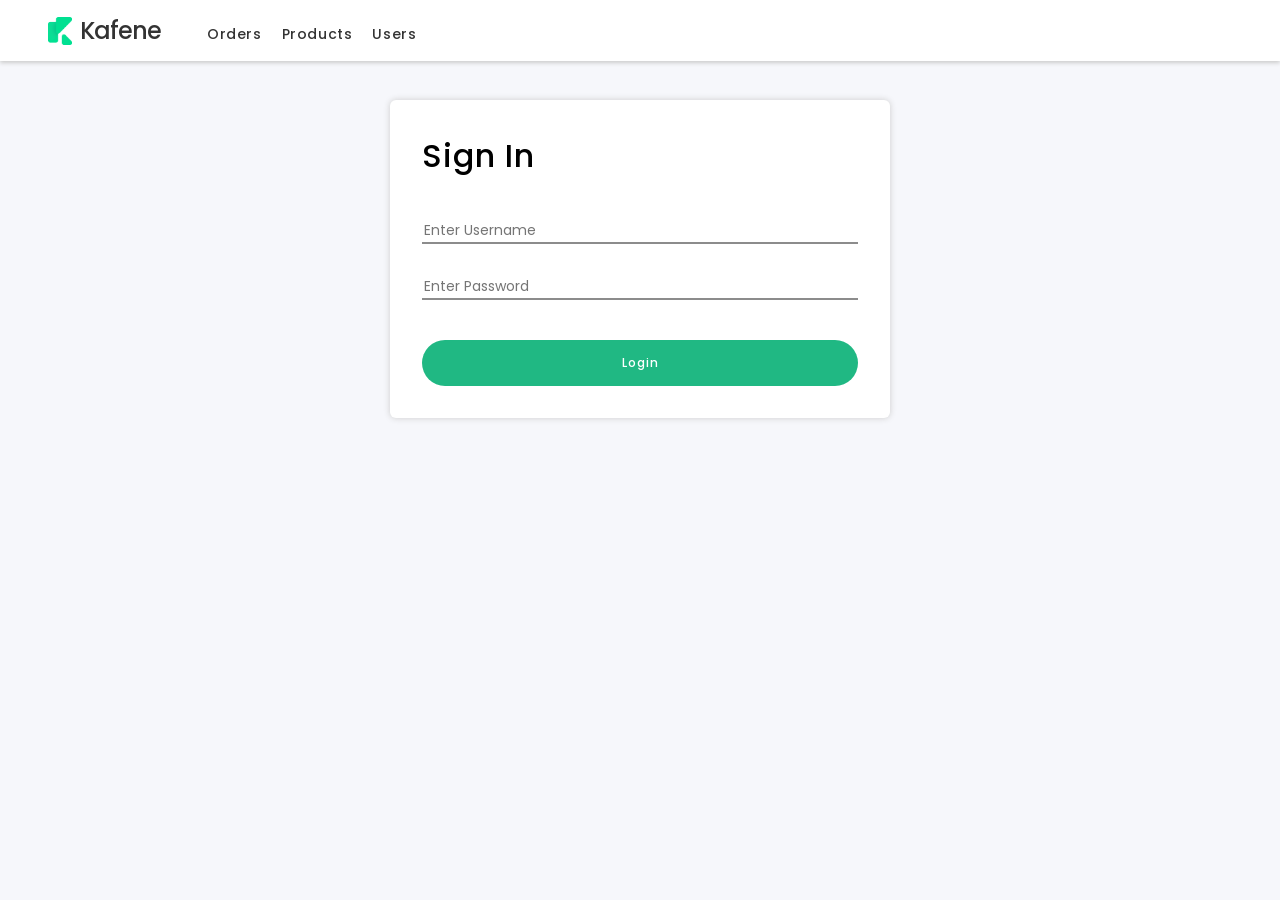
<file: index.html>
<!DOCTYPE html>
<html lang="en">

<head>
    <meta charset="UTF-8">
    <meta name="viewport" content="width=device-width, initial-scale=1.0">
    <link href="./base.css" rel="stylesheet" />
    
    <script src="https://code.jquery.com/jquery-3.4.1.min.js" integrity="sha256-CSXorXvZcTkaix6Yvo6HppcZGetbYMGWSFlBw8HfCJo=" crossorigin="anonymous"></script>

    <title>Login Page</title>
</head>

<body>
    <header>
        <nav id="topbar">
            <div id="logo-wrapper">
                <img src="./assests/logo.png" alt="Logo">
                <p id="logo-text">Kafene</p>
            </div>
            <a class="menu-item" href="./orders.html">Orders</a>
            <a class="menu-item" href="./product.html">Products</a>
            <a class="menu-item " href="./users.html">Users</a>
        </nav>
    </header>
    <main>
        <div>
            <form id="login-form" name="loginForm">
                <h1>Sign In</h1>
                <input class="login-input" id="username" type=" text " name="username " placeholder="Enter Username ">
                <input class="login-input" id="password" type="password" name="password" placeholder="Enter Password">
                <input id="login-btn" type="submit" value="Login">
            </form>
        </div>
    </main>
    <script src="./login.js"></script>
</body>

</html>
</file>
<file: base.css>
@import url('https://fonts.googleapis.com/css2?family=Poppins:wght@400;500;600;700&display=swap');
body {
    margin: 0;
    font-family: 'Poppins', sans-serif;
    background-color: #F6F7FB;
}

form,
input,
select,
option,
textarea {
    font-family: 'Poppins', sans-serif;
}

main {
    margin-top: 100px;
}

#topbar {
    display: flex;
    align-items: center;
    padding: 0 48px;
    box-sizing: border-box;
    position: fixed;
    top: 0;
    left: 0;
    z-index: 10;
    width: 100%;
    box-shadow: 0 2px 4px #ccc;
    background-color: #fff;
}

#logo-wrapper {
    display: flex;
    margin-right: 36px;
    align-items: center;
}

#logo-wrapper img {
    width: 24px;
    height: 28px;
    margin-right: 8px;
}

#logo-text {
    font-size: 24px;
    letter-spacing: -1px;
    font-weight: 500;
    margin: 0;
    color: rgba(0, 0, 0, .8);
}

.menu-item {
    display: inline-block;
    text-decoration: none;
    color: rgba(0, 0, 0, .8);
    padding: 24px 0 16px;
    font-size: 14px;
    font-weight: 500;
    letter-spacing: .6px;
    margin: 0 10px;
}

.menu-item.active {
    color: #20B883;
    border-bottom: 3px solid #20B883;
}

#logout-btn-wrapper {
    margin-left: auto;
}

/*---------login Page css ----------------------------------------------------------------------*/

#login-form {
    font-family: 'Poppins', sans-serif;
    width: 100%;
    max-width: 500px;
    border-radius: 6px;
    background-color: #fff;
    margin: 0 auto;
    padding: 32px;
    box-sizing: border-box;
    display: flex;
    flex-direction: column;
    box-shadow: 0 0 6px #ccc;
}

#login-form h1 {
    letter-spacing: 1px;
    font-weight: 500;
    margin: 0 0 24px;
}

.login-input {
    width: 100%;
    padding-top: 16px;
    font-size: 14px;
    box-sizing: border-box;
    border: 0;
    border-bottom: 2px solid #8c8c8c;
    margin-bottom: 16px;
    outline: none;
    font-family: 'Poppins', sans-serif;
}

#login-btn {
    font-family: 'Poppins', sans-serif;
    border-radius: 30px;
    padding: 14px 36px;
    font-size: 12px;
    font-weight: 500;
    letter-spacing: 1px;
    background-color: #20b883;
    color: #fff;
    border: none;
    outline: none;
    cursor: pointer;
    margin-top: 24px;
}

/*-----------------------------------------------order css-------------------------------------------------------------------*/
#wrapper {
    width: 100%;
    box-sizing: border-box;
    padding: 0 8% 4%;
}

#main-heading {
    margin: 0;
}

#data-wrapper {
    width: 100%;
    display: flex;
    align-items: flex-start;
    padding: 24px 0;
}

#filter-wrapper {
    width: 180px;
}

#filter-wrapper h3 {
    margin: 0;
}

#filter-options {
    display: flex;
    flex-direction: column;
}

.filter-checkbox {
    margin: 6px 0;
    cursor: pointer;
}

.filter-checkbox input {
    margin-right: 12px;
}

#table-wrapper {
    width: 100%;
}

#data-table {
    width: 100%;
    border-collapse: collapse;
}

#data-table th,
#data-table td {
    text-align: left;
    padding: 12px 24px;
    font-size: 14px;
}

.table-row td {
    background-color: #fff;
    border-bottom: 4px solid #f6f7fb;
}

.primary-text {
    color: rgba(0, 0, 0, .8);
    font-weight: 500;
}

.secondary-text {
    color: #8c8c8c;
}


/*-----------------------------------------------------product css---------------------------------------------------------------*/

#wrapper {
    width: 100%;
    box-sizing: border-box;
    padding: 0 8% 4%;
}

#main-heading {
    margin: 0;
}

#data-wrapper {
    width: 100%;
    display: flex;
    align-items: flex-start;
    padding: 24px 0;
}

#filter-wrapper {
    width: 180px;
}

#filter-wrapper h3 {
    margin: 0;
}

#filter-options {
    display: flex;
    flex-direction: column;
}

.filter-checkbox {
    margin: 6px 0;
    cursor: pointer;
}

.filter-checkbox input {
    margin-right: 12px;
}

#table-wrapper {
    width: 100%;
}

#data-table {
    width: 100%;
    border-collapse: collapse;
}

#data-table th,
#data-table td {
    text-align: left;
    padding: 12px 24px;
    font-size: 14px;
}

.table-row td {
    background-color: #fff;
    border-bottom: 4px solid #f6f7fb;
}

.table-row td:nth-child(4) {
    min-width: 100px;
}

.primary-text {
    color: rgba(0, 0, 0, .8);
    font-weight: 500;
}

.secondary-text {
    color: #8c8c8c;
}

/*--------------------------------------------------------------------users css-----------------------------------------------------*/

#page-wrapper {
    width: 100%;
    box-sizing: border-box;
    padding: 0 8% 4%;
}

#main-heading {
    margin: 0;
}

#list-wrapper {
    width: 100%;
    padding: 24px 0;
}

#search-wrapper {
    width: 700px;
    display: flex;
    align-items: center;
    margin-bottom: 48px;
}

#search-wrapper h3 {
    margin: 0;
}

#search-box {
    width: calc(100% - 100px);
    padding: 12px 24px;
    font-size: 15px;
    border: 0;
    border-bottom: 2px solid #8c8c8c;
    margin: 0 36px 0 0;
    outline: none;
}

#reset-btn {
    display: inline-block;
    border-radius: 30px;
    padding: 14px 36px;
    font-size: 12px;
    font-weight: 500;
    letter-spacing: 1px;
    background-color: #20B883;
    color: white;
    border: none;
    outline: none;
    cursor: pointer;
}

#table-wrapper {
    width: 100%;
}

#list-table {
    width: 100%;
    border-collapse: collapse;
}

#list-table th,
#list-table td {
    text-align: left;
    padding: 12px 24px;
    font-size: 14px;
}

.table-row {}

.table-row td {
    background-color: #fff;
    border-bottom: 4px solid #F6F7FB;
}

.primary-text {
    color: rgba(0, 0, 0, 0.8);
    font-weight: 500;
}

.secondary-text {
    color: #8c8c8c;
}
</file>
